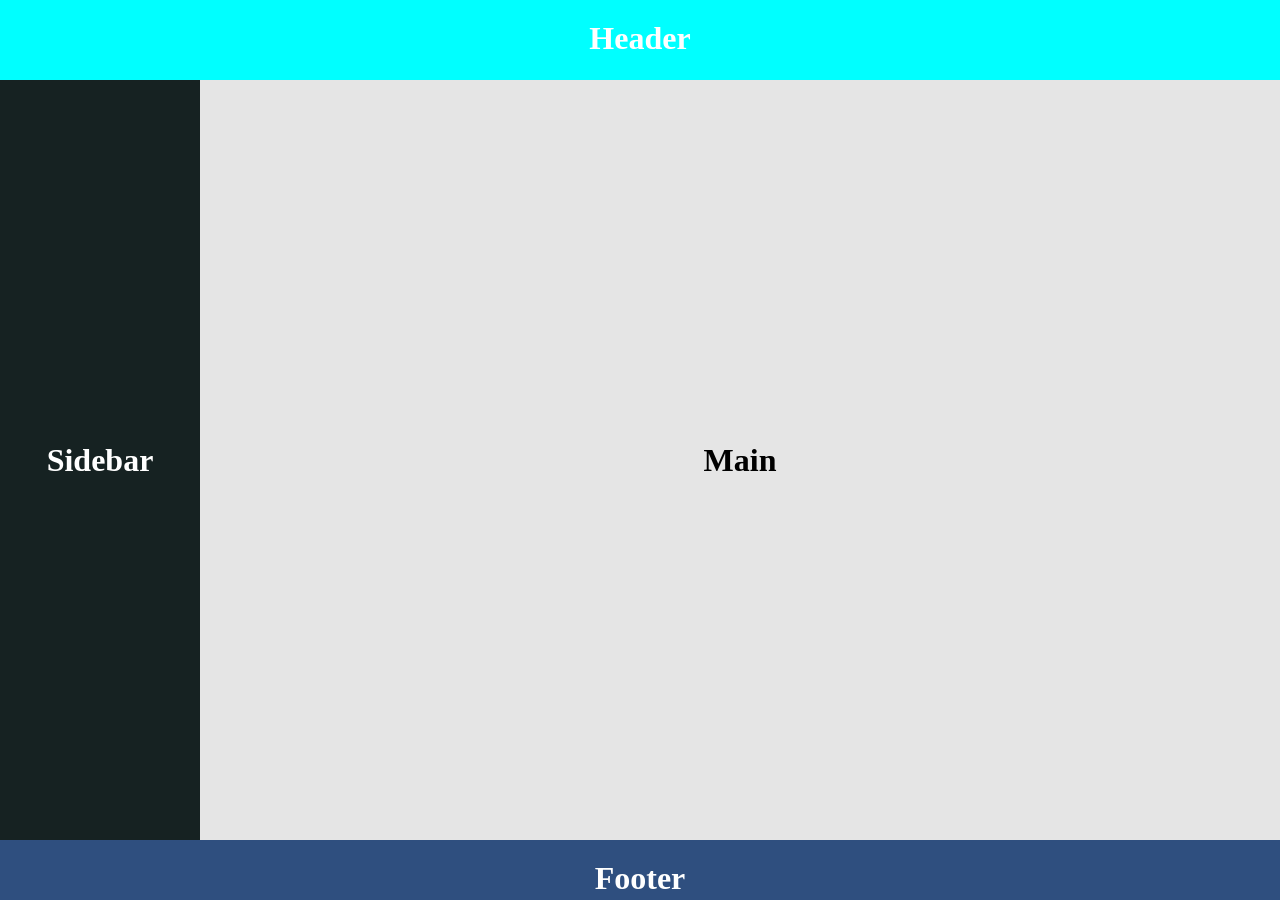
<file: Grid/index.html>
<!DOCTYPE html>
<html lang="en">
<head>
    <meta charset="UTF-8">
    <meta name="viewport" content="width=device-width, initial-scale=1.0">
    <title>Document</title>
    <link rel="stylesheet" href="grid.css">
</head>
<body>
   <div class="main-container">
    <div class="header"><h1>Header</h1></div>
       <div class="sidebar"><h1>Sidebar</h1></div>
       <div class="main"><h1>Main</h1></div>
       <div class="footer"><h1>Footer</h1></div>
   </div>
</body>
</html>
</file>
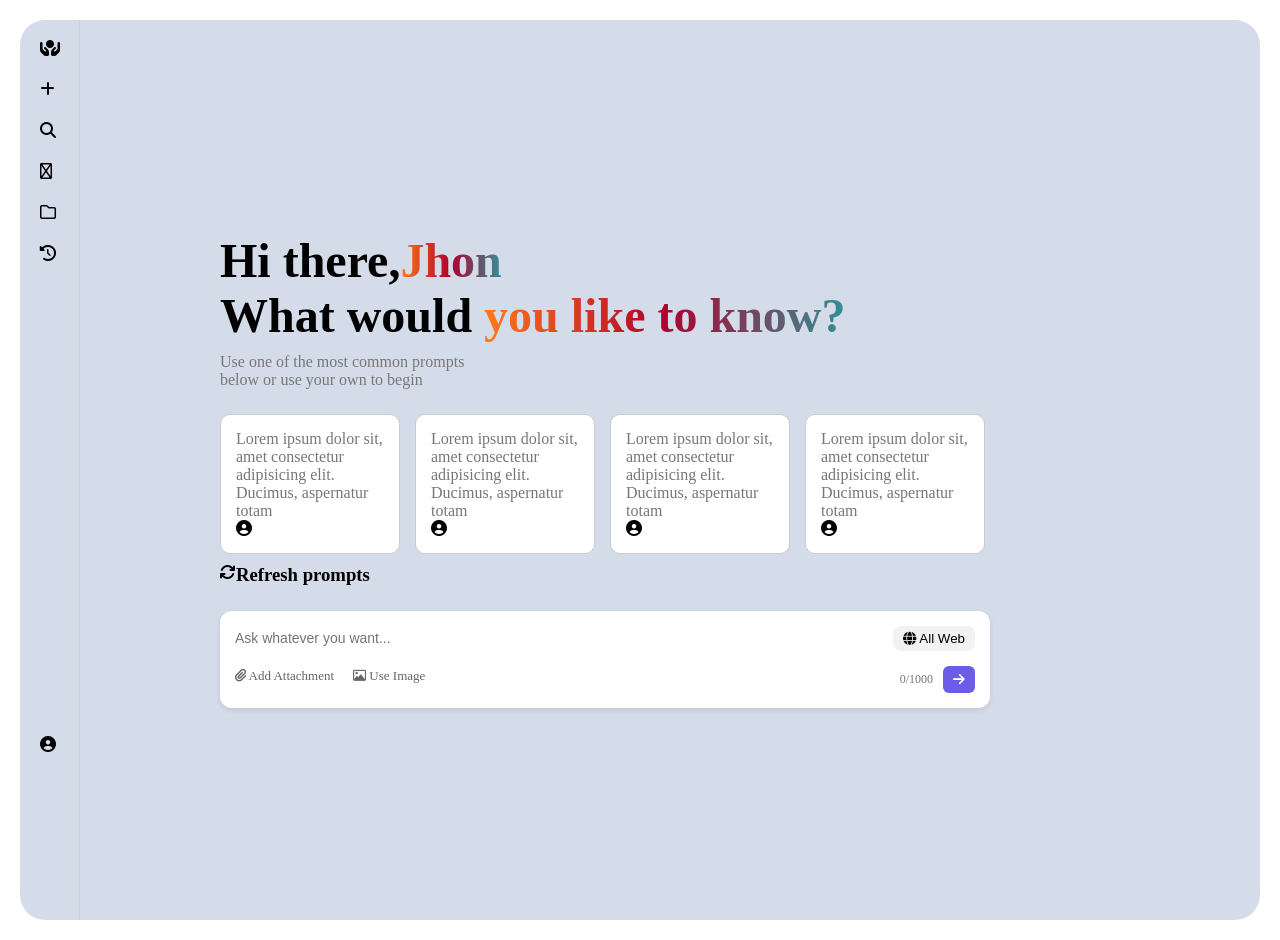
<file: heropage/index.html>
<!doctype html>
<html lang="en">
  <head>
    <meta charset="UTF-8" />
    <meta name="viewport" content="width=device-width, initial-scale=1.0" />
    <link rel="stylesheet" href="home.css" />
    <link
      rel="stylesheet"
      href="https://cdnjs.cloudflare.com/ajax/libs/font-awesome/6.5.0/css/all.min.css"
    />
    <title>Document</title>
  </head>
  <body>
    <div class="container">
      <nav class="navbar">
        <i class="fa-solid fa-hands-holding-circle active"></i>
        <i class="fa-solid fa-plus"></i>
        <i class="fa-solid fa-magnifying-glass"></i>
        <i class="fa-regular fa-house"></i>
        <i class="fa-regular fa-folder"></i>
        <i class="fa-solid fa-clock-rotate-left"></i>
        <i class="fa-solid fa-circle-user profile"></i>
      </nav>
      <div class="main-text">
        <h1>Hi there,<span class="gradient-text">Jhon</span></h1>
        <h1>What would <span class="gradient-text">you like to know?</span></h1>
        <p class="subtext">
          Use one of the most common prompts <br />
          below or use your own to begin
        </p>
        <div class="box-container">
          <div class="box">
            <h4>
              Lorem ipsum dolor sit, amet consectetur adipisicing elit. Ducimus,
              aspernatur totam
            </h4>
            <i class="fa-solid fa-circle-user"></i>
          </div>
          <div class="box">
            <h4>
              Lorem ipsum dolor sit, amet consectetur adipisicing elit. Ducimus,
              aspernatur totam
            </h4>
            <i class="fa-solid fa-circle-user"></i>
          </div>
          <div class="box">
            <h4>
              Lorem ipsum dolor sit, amet consectetur adipisicing elit. Ducimus,
              aspernatur totam
            </h4>
            <i class="fa-solid fa-circle-user"></i>
          </div>
          <div class="box">
            <h4>
              Lorem ipsum dolor sit, amet consectetur adipisicing elit. Ducimus,
              aspernatur totam
            </h4>
            <i class="fa-solid fa-circle-user"></i>
          </div>
        </div>
        <div class="refresh">
          <i class="fa fa-refresh" aria-hidden="true"></i>
          <h3>Refresh prompts</h3>
        </div>

       <div class="prompt-box">

    <div class="prompt-top">
        <input type="text" placeholder="Ask whatever you want..." />
        <button class="web-btn">
            <i class="fa-solid fa-globe"></i> All Web
        </button>
    </div>

    <div class="prompt-bottom">

        <div class="prompt-left">
            <span><i class="fa-solid fa-paperclip"></i> Add Attachment</span>
            <span><i class="fa-regular fa-image"></i> Use Image</span>
        </div>

        <div class="prompt-right">
            <span class="counter">0/1000</span>
            <button class="send-btn">
                <i class="fa-solid fa-arrow-right"></i>
            </button>
        </div>

    </div>

</div>

        </div>
      </div>
    </div>
  </body>
</html>
</file>
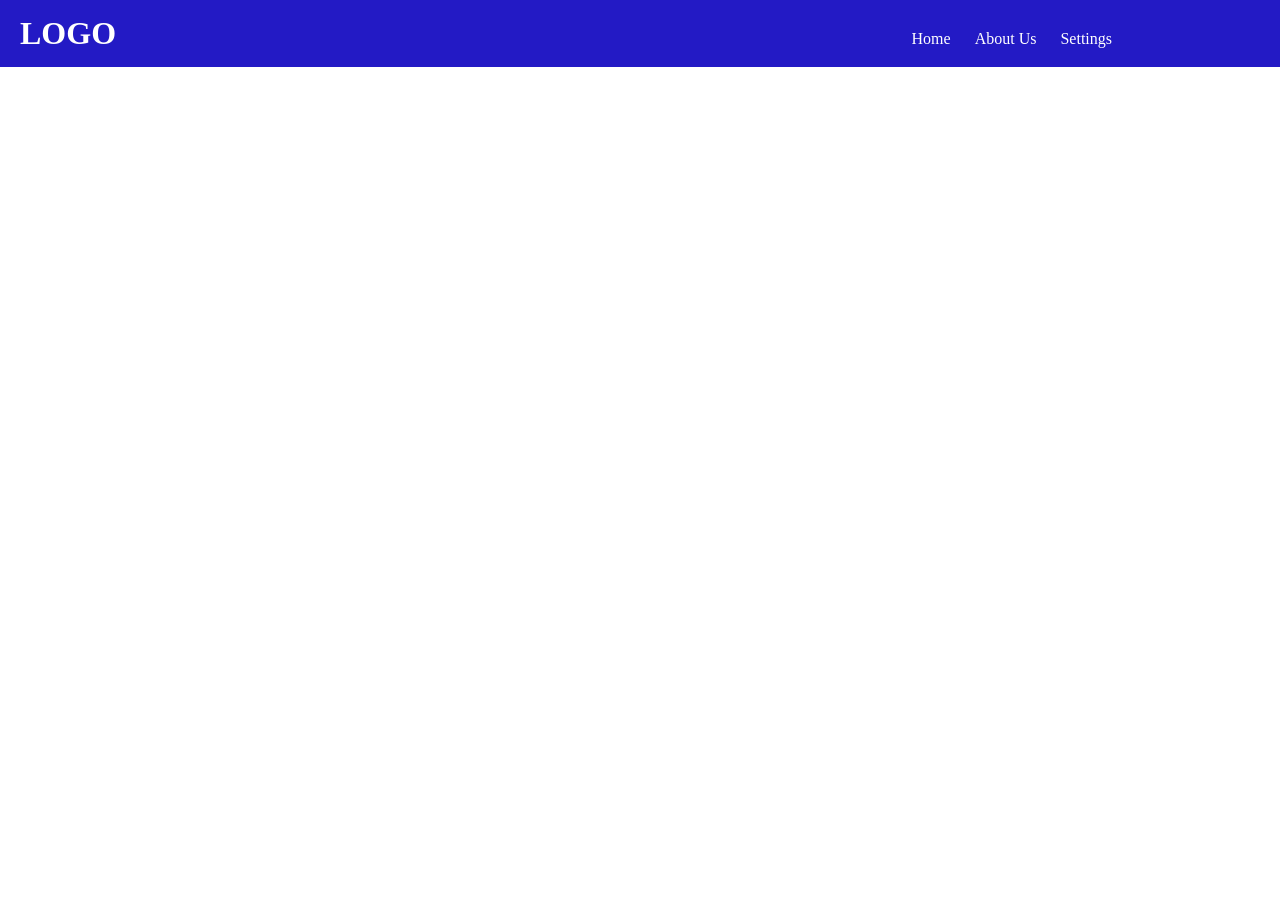
<file: navbar/index.html>
<!DOCTYPE html>
<html lang="en">
<head>
    <meta charset="UTF-8">
    <meta name="viewport" content="width=device-width, initial-scale=1.0">
    <title>Document</title>
    <link rel="stylesheet" href="navstyle.css">
</head>
<body>
    <div class="nav-container">
        <h1>LOGO</h1>
        <ul>
            <li>Home</li>
            <li>About Us</li>
            <li>Settings</li>
        </ul>
    </div>
</body>
</html>
</file>
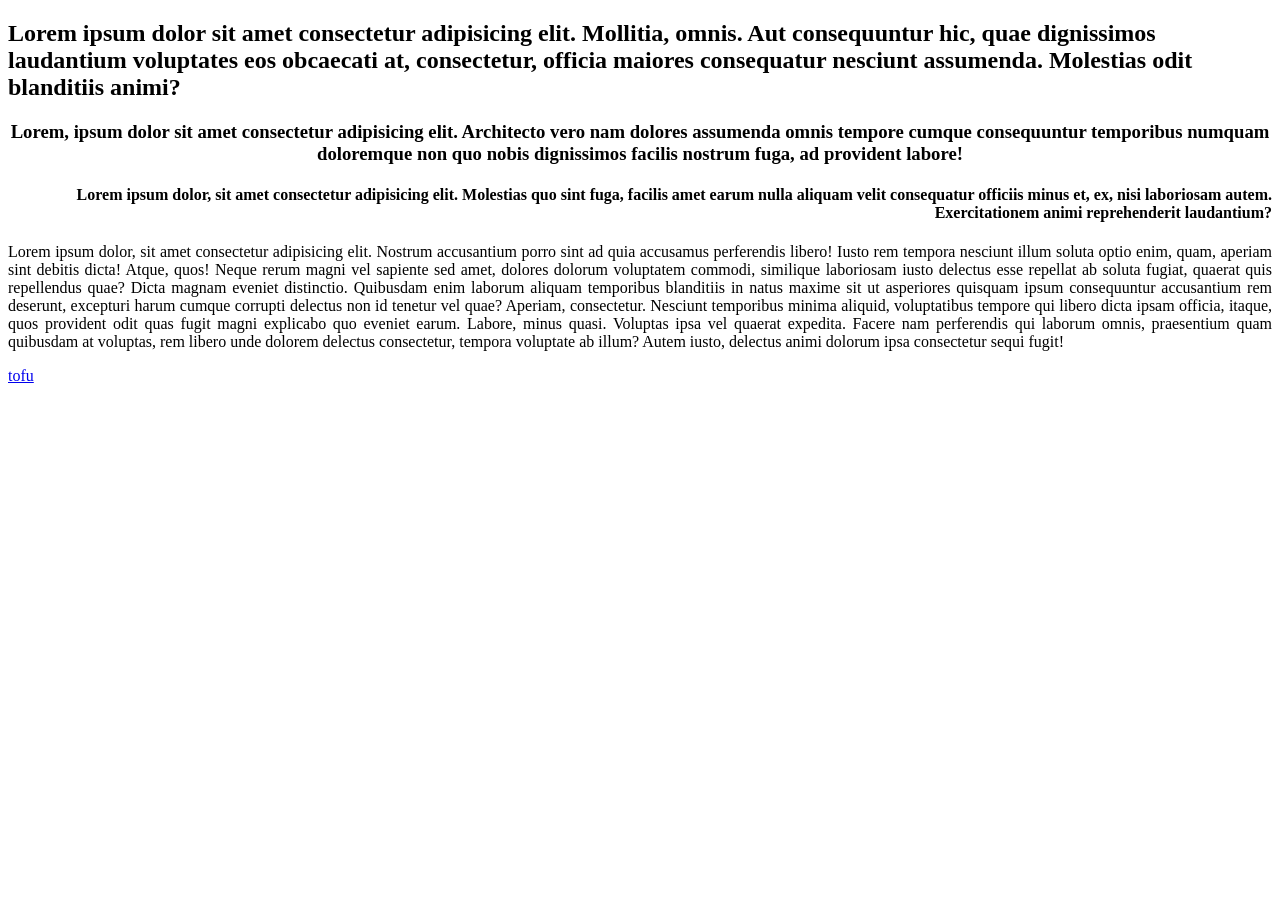
<file: ProfileCard/index.html>
<!DOCTYPE html>
<html lang="en">
<head>
    <meta charset="UTF-8">
    <meta name="viewport" content="width=device-width, initial-scale=1.0">
    <title>Document</title>
    <link rel="stylesheet" href="style.css">
</head>
<body>
    <h2>Lorem ipsum dolor sit amet consectetur adipisicing elit. Mollitia, omnis. Aut consequuntur hic, quae dignissimos laudantium voluptates eos obcaecati at, consectetur, officia maiores consequatur nesciunt assumenda. Molestias odit blanditiis animi?</h2>
    <h3>Lorem, ipsum dolor sit amet consectetur adipisicing elit. Architecto vero nam dolores assumenda omnis tempore cumque consequuntur temporibus numquam doloremque non quo nobis dignissimos facilis nostrum fuga, ad provident labore!</h3>
    <h4>Lorem ipsum dolor, sit amet consectetur adipisicing elit. Molestias quo sint fuga, facilis amet earum nulla aliquam velit consequatur officiis minus et, ex, nisi laboriosam autem. Exercitationem animi reprehenderit laudantium?</h4>
    <p>Lorem ipsum dolor, sit amet consectetur adipisicing elit. Nostrum accusantium porro sint ad quia accusamus perferendis libero! Iusto rem tempora nesciunt illum soluta optio enim, quam, aperiam sint debitis dicta!
    Atque, quos! Neque rerum magni vel sapiente sed amet, dolores dolorum voluptatem commodi, similique laboriosam iusto delectus esse repellat ab soluta fugiat, quaerat quis repellendus quae? Dicta magnam eveniet distinctio.
    Quibusdam enim laborum aliquam temporibus blanditiis in natus maxime sit ut asperiores quisquam ipsum consequuntur accusantium rem deserunt, excepturi harum cumque corrupti delectus non id tenetur vel quae? Aperiam, consectetur.
    Nesciunt temporibus minima aliquid, voluptatibus tempore qui libero dicta ipsam officia, itaque, quos provident odit quas fugit magni explicabo quo eveniet earum. Labore, minus quasi. Voluptas ipsa vel quaerat expedita.
    Facere nam perferendis qui laborum omnis, praesentium quam quibusdam at voluptas, rem libero unde dolorem delectus consectetur, tempora voluptate ab illum? Autem iusto, delectus animi dolorum ipsa consectetur sequi fugit!</p>
    <a href="https://wwww.google.com">tofu</a>
</body>
</html>
</file>
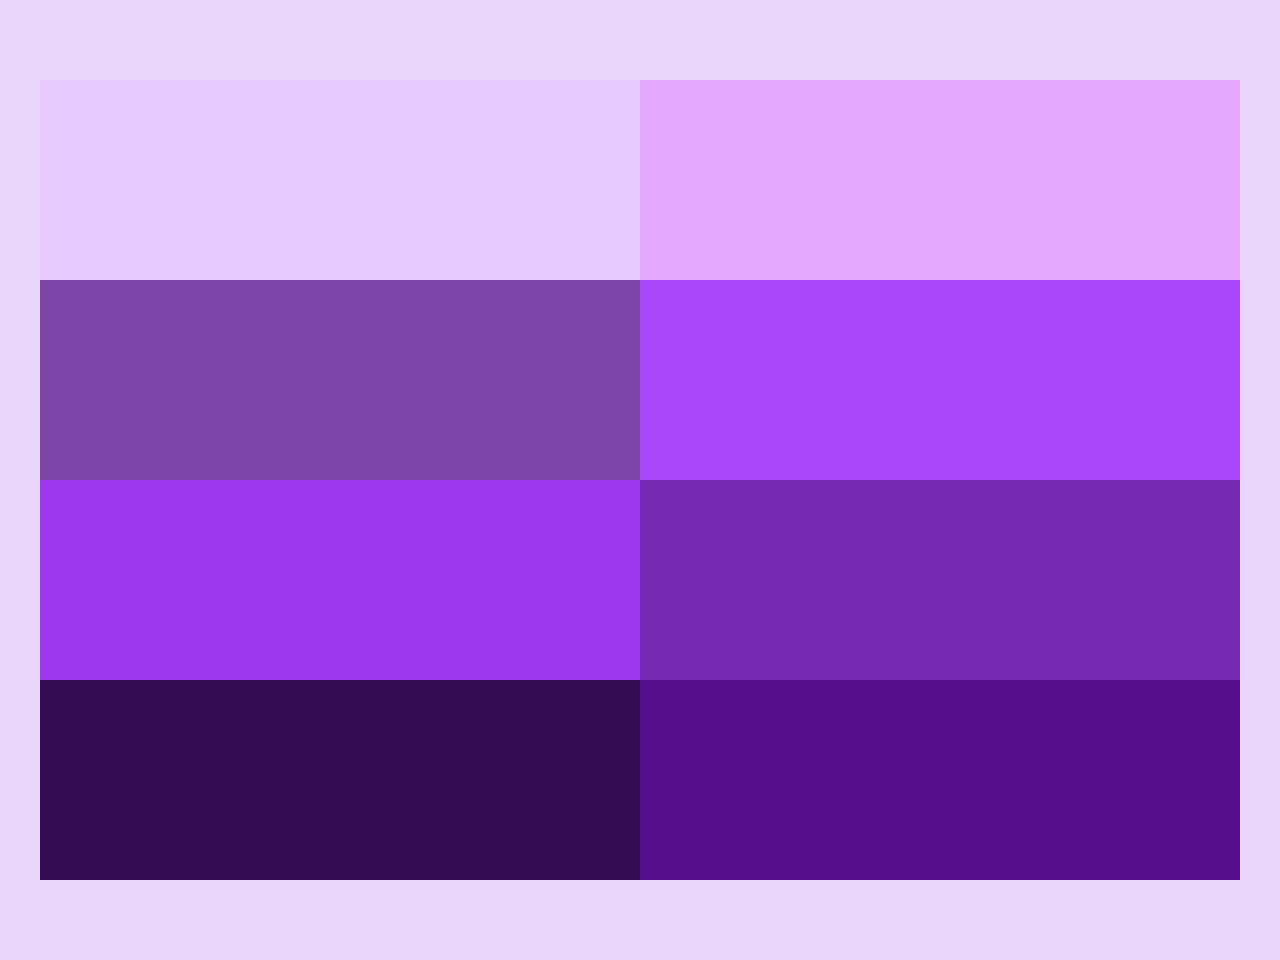
<file: project1/index.html>
<!DOCTYPE html>
<html lang="en">
<head>
    <meta charset="UTF-8">
    <meta name="viewport" content="width=device-width, initial-scale=1.0">
    <title>Project 1</title>
    <link rel="stylesheet" href="style.css">
</head>
<body>
    <section class="container">
       <section class="box_container">
        <div class="box box1"></div>
        <div class="box box2"></div>
       </section> 
         <section class="box_container">
        <div class="box box3"></div>
        <div class="box box4"></div>
       </section> 
        <section class="box_container">
        <div class="box box5"></div>
        <div class="box  box6"></div>
       </section> 
        <section class="box_container">
        <div class="box  box7"></div>
        <div class="box box8"></div>
       </section> 
</body>
</html>
</file>
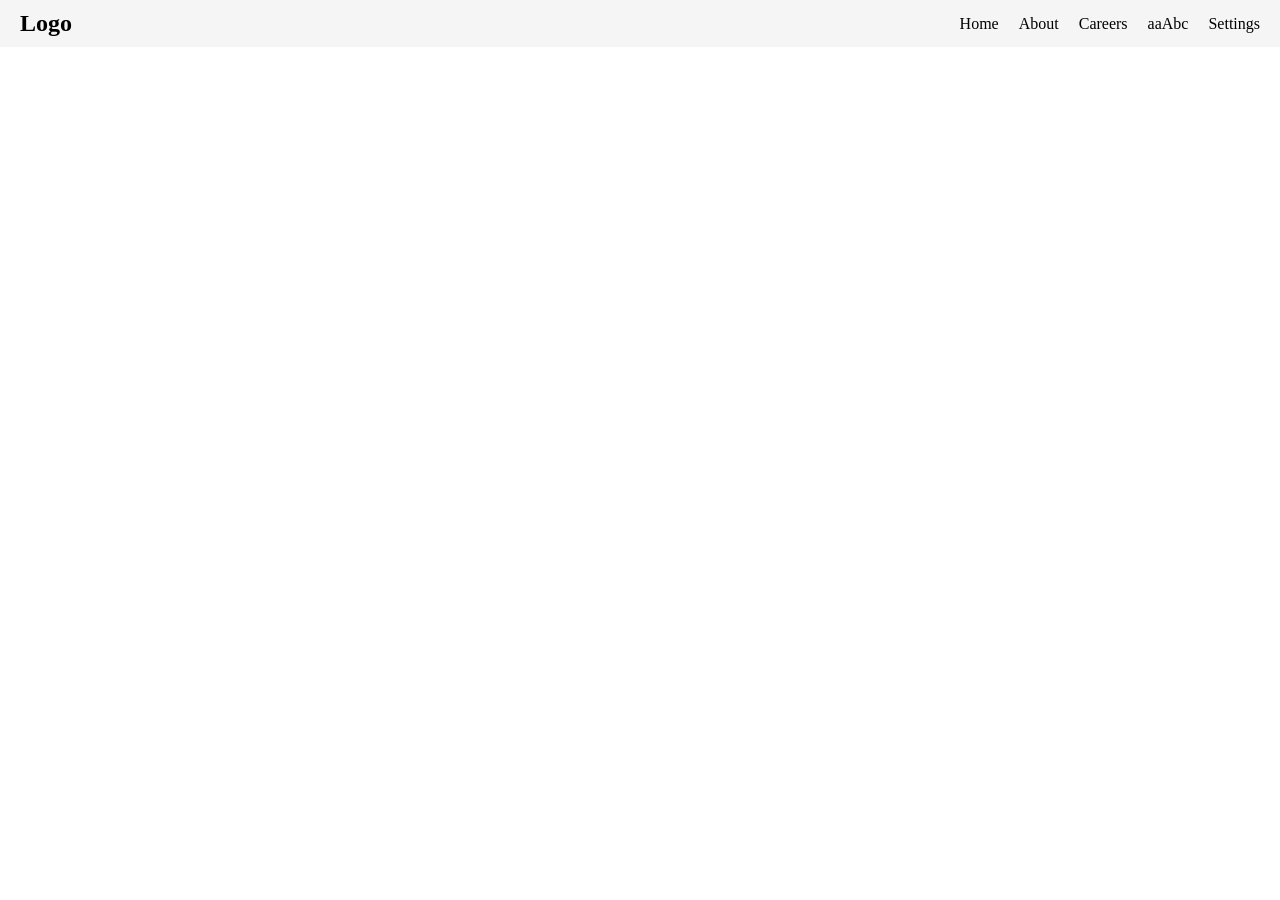
<file: TextStyling/index.html>
<!DOCTYPE html>
<html lang="en">
<head>
    <meta charset="UTF-8">
    <meta name="viewport" content="width=device-width, initial-scale=1.0">
    <title>Document</title>
    <link rel="stylesheet" href="style.css">
</head>
<body>
 <div class="nav-bar">
    <nav>
            <h1>Logo</h1>
        <ul>
            <li>Home</li>
            <li>About</li>
            <li>Careers</li>
            <li>aaAbc</li>
            <li>Settings</li>
        </ul>
    </nav>
 </div>
</body>
</html>
</file>
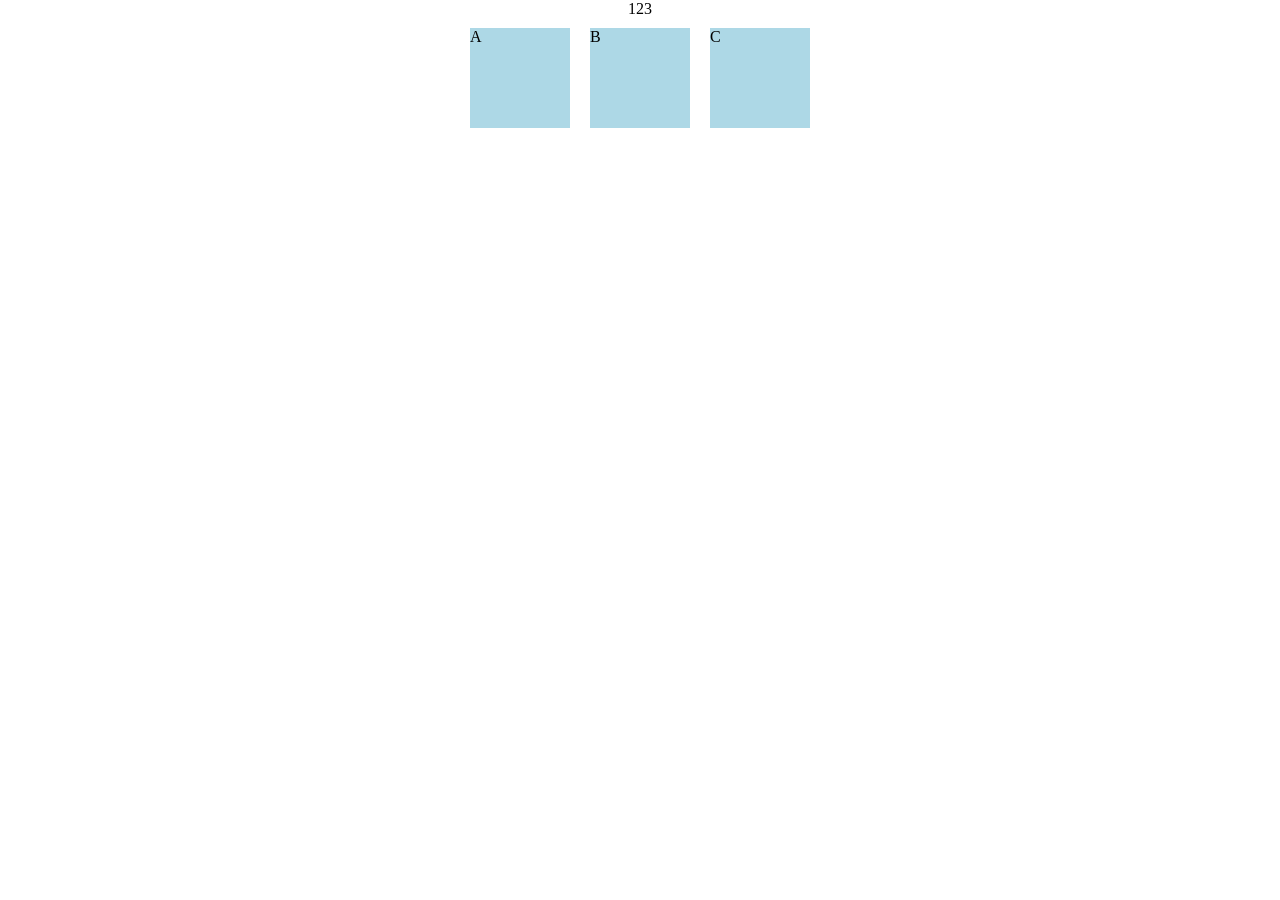
<file: UnderstandingFlex/index.html>
<!DOCTYPE html>
<html lang="en">
<head>
    <meta charset="UTF-8">
    <meta name="viewport" content="width=device-width, initial-scale=1.0">
    <title>Document</title>
    <link rel="stylesheet" href="style.css">
</head>
<body>
    <div class="container">
  <div>1</div>
  <div>2</div>
  <div>3</div>
</div>

<div class="container">
  <div class="box">A</div>
  <div class="box">B</div>
  <div class="box">C</div>
</div>
</body>
</html>
</file>
<file: Grid/grid.css>
*{
    margin: 0;
    padding: 0;
    box-sizing: border-box;
  
}

.main-container{
    display: grid;
    grid-template-columns: 200px 1fr;
     grid-template-rows: 80px 1fr 60px;
     grid-template-areas:
 "header header"
 "sidebar main"
 "footer footer";
   height: 100vh;
}

.header{
    grid-area: header;
    background-color: aqua;
    padding: 20px;
    color: white;
}

.sidebar{
    grid-area: sidebar;
    background-color: rgb(22, 34, 34);
    padding: 20px;
    color: white;

display:grid;
 justify-content:center;
 align-items:center;
}

.main{
    grid-area:main;
        background-color: #e5e5e5;
    padding: 20px;
    display:grid;
 justify-content:center;
 align-items:center;
}

.footer{
    grid-area:footer;
    background-color: #2f4f7f;
    color: white;
    padding: 20px;
}
h1{
    text-align: center;
}
</file>
<file: heropage/home.css>
*{
    margin: 0;
    padding: 0;
    box-sizing: border-box;
}
.container{
   margin: 20px;
    background-color: rgb(213, 220, 233);
    height: 100vh;
    border-radius: 25px;
     display: flex;  
}
.navbar{
    position: relative;
    display: flex;
    flex-direction: column;
    gap: 25px;
    padding: 20px;
    width: 60px;   /* fix sidebar width */
}

.navbar::after{
    content: "";
    position: absolute;
    top: 0;
    right: 0;   /* 👈 line on right side of sidebar */
    width: 1px;
    height: 100vh;
    background-color: #d1d1d1;
}

.profile{
    margin-top: 50vh;
}
.subtext{
    color:#777;
    margin-top:10px;
    font-size:16px;
}
.navbar i{
    cursor: pointer;
}
.main-text{
    flex: 1;
    display: flex;
    flex-direction: column;
    justify-content: center;

    align-items: flex-start;   /* 👈 align content to left */
    
    max-width: 900px;
    margin: auto;              /* 👈 keep the block centered */
}
.gradient-text{
    background: linear-gradient(90deg,#ff7a18,#af002d,#319197);
    -webkit-background-clip: text;
    -webkit-text-fill-color: transparent;
}
.main-text h1{
    font-size: 48px;
    font-weight: 700;
}

.main-text h4{
    color: #777;
    font-weight: 400;
}

.box-container{
    display:flex;
    justify-content:center;
    gap:15px;
    margin-top:25px;
    flex-wrap:wrap;
}

.box{
    width:180px;
    border:1px solid #ccc;
    padding:15px;
    border-radius:10px;
    background:white;
}

.box1{
    padding: 40px;
}

.refresh{
    display: flex;
    margin-top: 10px;
    
}
.type{
    width: 100px;
    background-color: white;
    height: auto;
}
.prompt-box{
    width: 770px;
    background: white;
    border-radius: 12px;
    padding: 15px;
    margin-top: 25px;
    box-shadow: 0 2px 5px rgba(0,0,0,0.1);
}

/* top row */

.prompt-top{
    display: flex;
    justify-content: space-between;
    align-items: center;
}

.prompt-top input{
    border: none;
    outline: none;
    font-size: 14px;
    flex: 1;
}

.web-btn{
    border: none;
    background: #f2f2f2;
    padding: 5px 10px;
    border-radius: 8px;
    cursor: pointer;
}

/* bottom row */

.prompt-bottom{
    display: flex;
    justify-content: space-between;
    margin-top: 15px;
}

.prompt-left span{
    margin-right: 15px;
    font-size: 13px;
    color: #666;
    cursor: pointer;
}

.prompt-right{
    display: flex;
    align-items: center;
    gap: 10px;
}

.counter{
    font-size: 12px;
    color: #777;
}

.send-btn{
    background: #6c5ce7;
    border: none;
    color: white;
    padding: 6px 10px;
    border-radius: 6px;
    cursor: pointer;
}
</file>
<file: navbar/navstyle.css>
*{
    margin: 0;
    padding: 0;
    box-sizing: border-box;
}

.nav-container{
    width: 100%;
    background-color: rgb(35, 26, 197);
    padding: 15px 20px;
}

h1{
    display: inline-block;   /* makes logo not full width */
    color: white;
}

ul{
    display: inline-block;   /* sits beside logo */
    width: 80%;              /* take remaining space */
    text-align: right;       /* push li to right */
    list-style: none;
}

ul li{
    display: inline-block;   /* horizontal */
    margin-left: 20px;
    color: white;
}
</file>
<file: ProfileCard/style.css>
h2{
    text-align:left ;
}

h3{
    text-align: center;
}

h4{
    text-align: right;
}

p{
    text-align: justify;
}

a{
    text-align: center;
}
</file>
<file: project1/style.css>
*{
    margin: 0;
    padding: 0;
    box-sizing: border-box;
}



body{
    background-color: #EBD6FB;
}


.container{
    max-width:1200px;
    height: 800px;
    background-color: black;
    margin: 120px;
    /* margin: topbottom leftright; */
    /* margin: 80px 60px; */
    
}

.box{
    width: 100%;
    height: 200px;
  
}

.box_container{
    display: flex;
}

.box1{
    background-color: #e7caff;
}
.box2{
    background-color: #e3a7ff;
}
.box3{
    background-color: #7e45a8;
}
.box4{
    background-color: #ab47fb;
}
.box5{
    background-color: #9e38ef;
}
.box6{
    background-color: #7629b2;
}
.box7{
    background-color: #340c53;
}
.box8{
    background-color: #560e8d;
}
/* big screen  */
@media screen and (width >1200px){
    .container{
   
    margin: 80px auto;
    
}
}

/* medium scrreen */
@media screen and (min-width:451px) and (max-width:1199px){
    .container{
        margin: 48px auto;
    }
}

/* mobile */

@media screen and (width <450px){
    .container{
   
    margin: 24px 16px;
    
}
}
</file>
<file: TextStyling/style.css>
* {
    margin: 0;
    padding: 0;
    box-sizing: border-box;
}

nav {
    display: flex;           /* make children align horizontally */
    justify-content: space-between; /* logo left, menu right */
    align-items: center;     /* vertically center items */
    padding: 10px 20px;      /* some spacing */
    background-color: #f5f5f5; /* optional, for visibility */
}

ul {
    list-style: none;
    display: flex;           /* horizontal list */
    gap: 20px;               /* space between menu items */
}

ul li {
    cursor: pointer;
}

h1 {
    font-size: 24px;
}
</file>
<file: UnderstandingFlex/style.css>
*{
    margin: 0;
    padding: 0;
    box-sizing: border-box;
}

.container{
  display: flex;
  /* flex-direction: row; */
  justify-content: center;
  align-items: center;
}

.box{
    width: 100px;
    height :100px;
    background-color: lightblue;
    margin: 10px;
}
</file>
